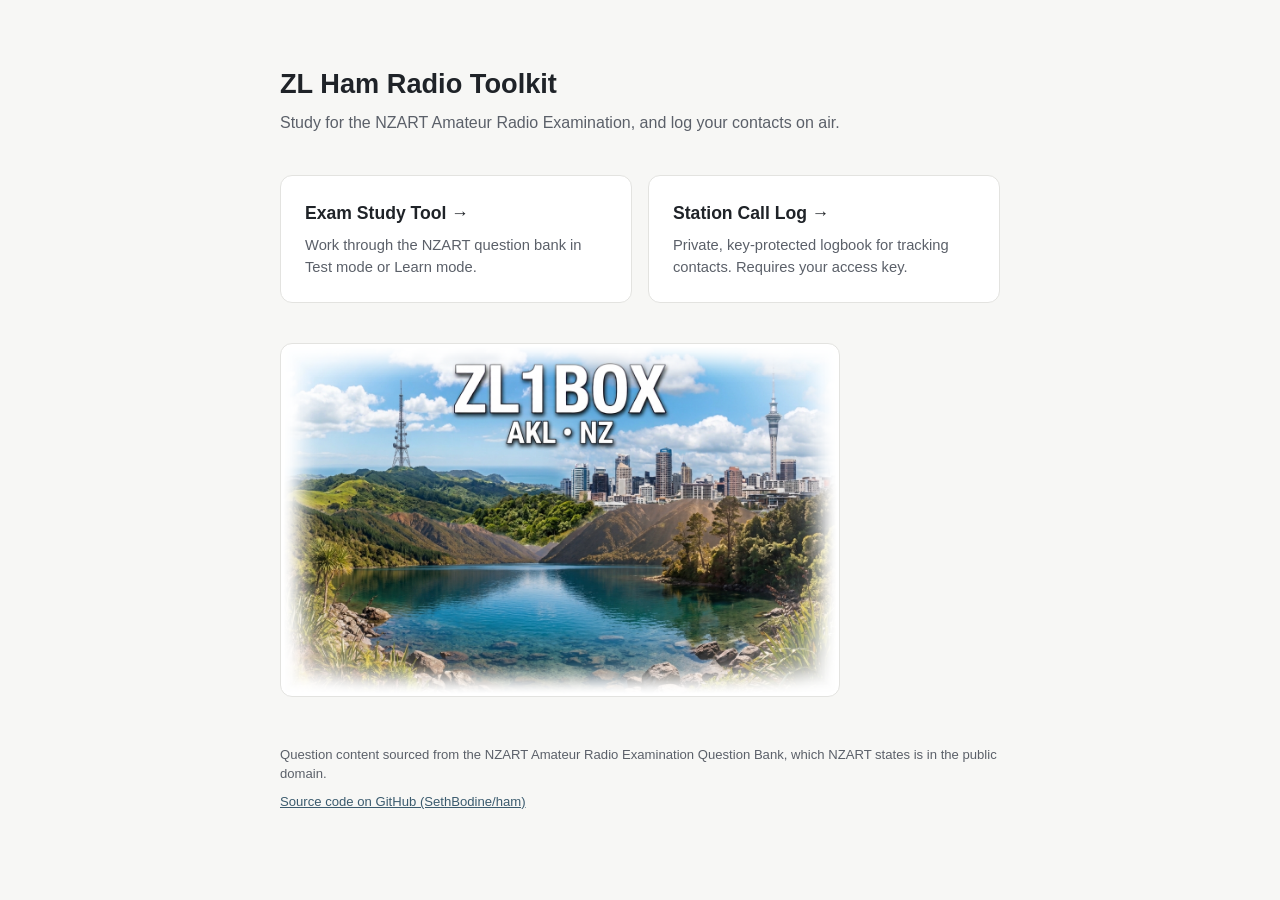
<file: index.html>
<!doctype html>
<html lang="en">
<head>
<meta charset="utf-8">
<meta name="viewport" content="width=device-width, initial-scale=1">
<title>ZL Ham Radio Toolkit</title>
<meta name="description" content="NZART amateur radio exam study tool and station call log.">
<meta name="robots" content="index, follow">
<link rel="canonical" href="https://ham.insecure.co.nz/">
<meta property="og:type" content="website">
<meta property="og:site_name" content="ZL Ham Radio Toolkit">
<meta property="og:locale" content="en_NZ">
<meta property="og:title" content="ZL Ham Radio Toolkit">
<meta property="og:description" content="Free NZART Amateur Radio Examination study tool (600 questions, Learn/Test/Mock Exam/Cheat Sheets modes) and a private station call log.">
<meta property="og:url" content="https://ham.insecure.co.nz/">
<meta name="twitter:card" content="summary">
<meta name="twitter:title" content="ZL Ham Radio Toolkit">
<meta name="twitter:description" content="Free NZART Amateur Radio Examination study tool (600 questions, Learn/Test/Mock Exam/Cheat Sheets modes) and a private station call log.">
<script type="application/ld+json">
{
  "@context": "https://schema.org",
  "@type": "WebSite",
  "@id": "https://ham.insecure.co.nz/#website",
  "url": "https://ham.insecure.co.nz/",
  "name": "ZL Ham Radio Toolkit",
  "description": "Free NZART Amateur Radio Examination study tool and a private station call log.",
  "inLanguage": "en-NZ"
}
</script>
<link rel="icon" href="data:,">
<style>
  :root{
    --bg:#f7f7f5; --panel:#ffffff; --ink:#1f2328; --muted:#5b6069;
    --line:#e3e3e0; --accent:#3b5b6e; --accent-ink:#ffffff; --radius:12px;
  }
  *{box-sizing:border-box}
  body{margin:0;font-family:-apple-system,BlinkMacSystemFont,"Segoe UI",Roboto,Helvetica,Arial,sans-serif;
    background:var(--bg);color:var(--ink);line-height:1.5}
  .wrap{max-width:760px;margin:0 auto;padding:64px 20px}
  h1{font-size:1.7rem;margin:0 0 6px}
  p.lead{color:var(--muted);margin:0 0 40px}
  .cards{display:grid;gap:16px;grid-template-columns:1fr}
  @media (min-width:640px){.cards{grid-template-columns:1fr 1fr}}
  a.card{display:block;background:var(--panel);border:1px solid var(--line);border-radius:var(--radius);
    padding:24px;text-decoration:none;color:var(--ink);transition:border-color .15s ease, transform .15s ease}
  a.card:hover{border-color:var(--accent);transform:translateY(-1px)}
  a.card h2{margin:0 0 8px;font-size:1.1rem}
  a.card p{margin:0;color:var(--muted);font-size:.92rem}
  footer{margin-top:48px;color:var(--muted);font-size:.82rem}
  footer p{margin:0 0 8px}
  footer a{color:var(--accent)}
  .qsl{max-width:560px;margin:40px 0 0}
  .qsl img{display:block;width:100%;height:auto;border-radius:var(--radius);border:1px solid var(--line);background:#fff}
  .qsl figcaption{margin-top:8px;color:var(--muted);font-size:.82rem}
  @media (max-width:480px){.wrap{padding:32px 16px}h1{font-size:1.45rem}a.card{padding:18px}}
</style>
</head>
<body>
  <div class="wrap">
    <h1>ZL Ham Radio Toolkit</h1>
    <p class="lead">Study for the NZART Amateur Radio Examination, and log your contacts on air.</p>
    <div class="cards">
      <a class="card" href="study/">
        <h2>Exam Study Tool →</h2>
        <p>Work through the NZART question bank in Test mode or Learn mode.</p>
      </a>
      <a class="card" href="calllog/">
        <h2>Station Call Log →</h2>
        <p>Private, key-protected logbook for tracking contacts. Requires your access key.</p>
      </a>
    </div>
    <figure class="qsl">
      <img src="assets/qsl-card.svg" width="1296" height="816" alt="ZL1BOX" loading="lazy">
    </figure>
    <footer>
      <p>Question content sourced from the NZART Amateur Radio Examination Question Bank, which NZART states is in the public domain.</p>
      <p><a href="https://github.com/SethBodine/ham" rel="noopener noreferrer">Source code on GitHub (SethBodine/ham)</a></p>
    </footer>
  </div>
</body>
</html>
</file>
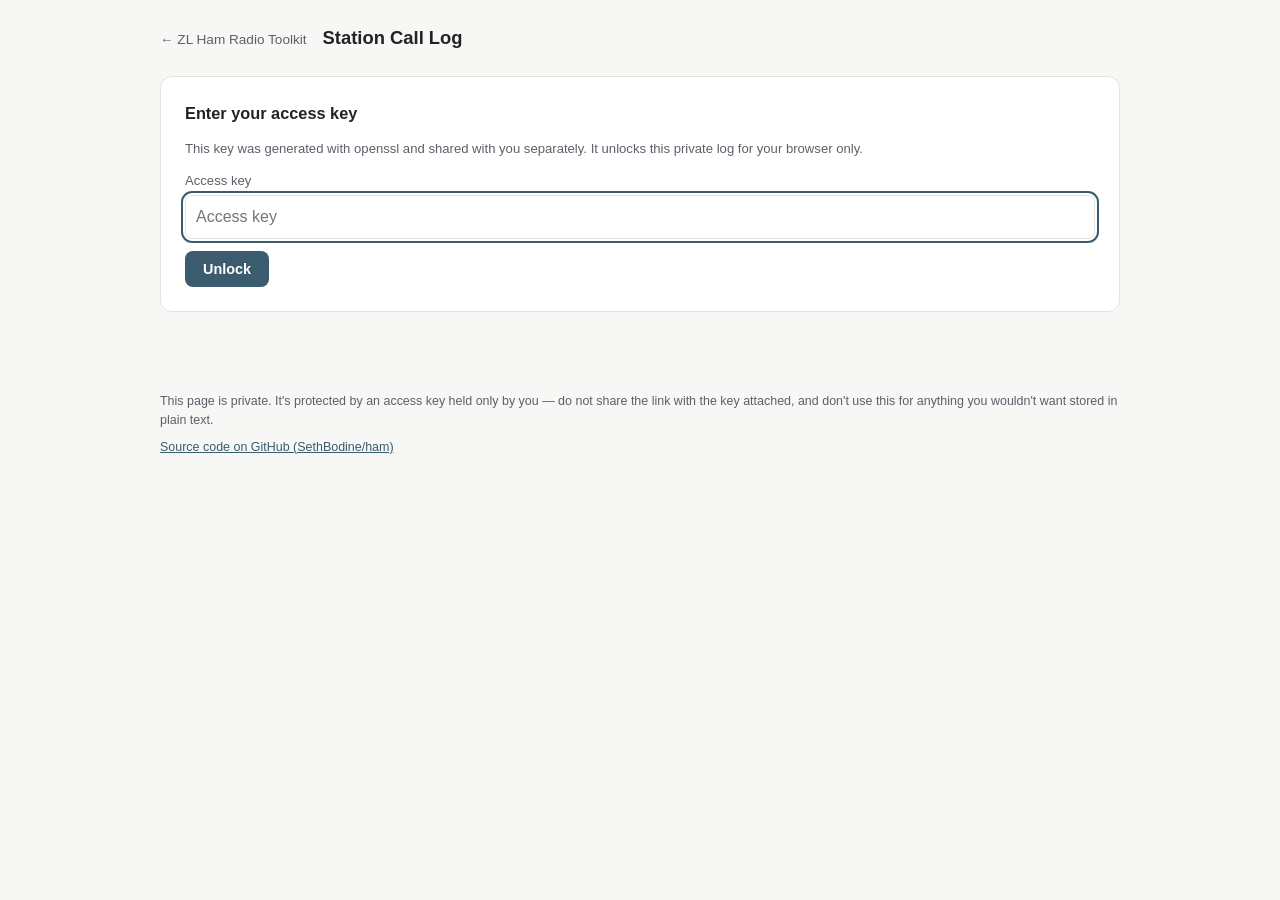
<file: calllog/index.html>
<!doctype html>
<html lang="en">
<head>
<meta charset="utf-8">
<meta name="viewport" content="width=device-width, initial-scale=1">
<title>Station Call Log — ZL Ham Radio Toolkit</title>
<meta name="robots" content="noindex, nofollow">
<link rel="icon" href="data:,">
<link rel="stylesheet" href="style.css">
</head>
<body>
  <header class="top">
    <a class="brand" href="../">← ZL Ham Radio Toolkit</a>
    <h1>Station Call Log</h1>
  </header>

  <main id="app" class="wrap">
    <p class="loading">Loading…</p>
  </main>

  <footer class="foot">
    <p>This page is private. It's protected by an access key held only by you — do not share the link with the key attached, and don't use this for anything you wouldn't want stored in plain text.</p>
    <p><a href="https://github.com/SethBodine/ham" rel="noopener noreferrer">Source code on GitHub (SethBodine/ham)</a></p>
  </footer>

  <script src="app.js"></script>
</body>
</html>
</file>
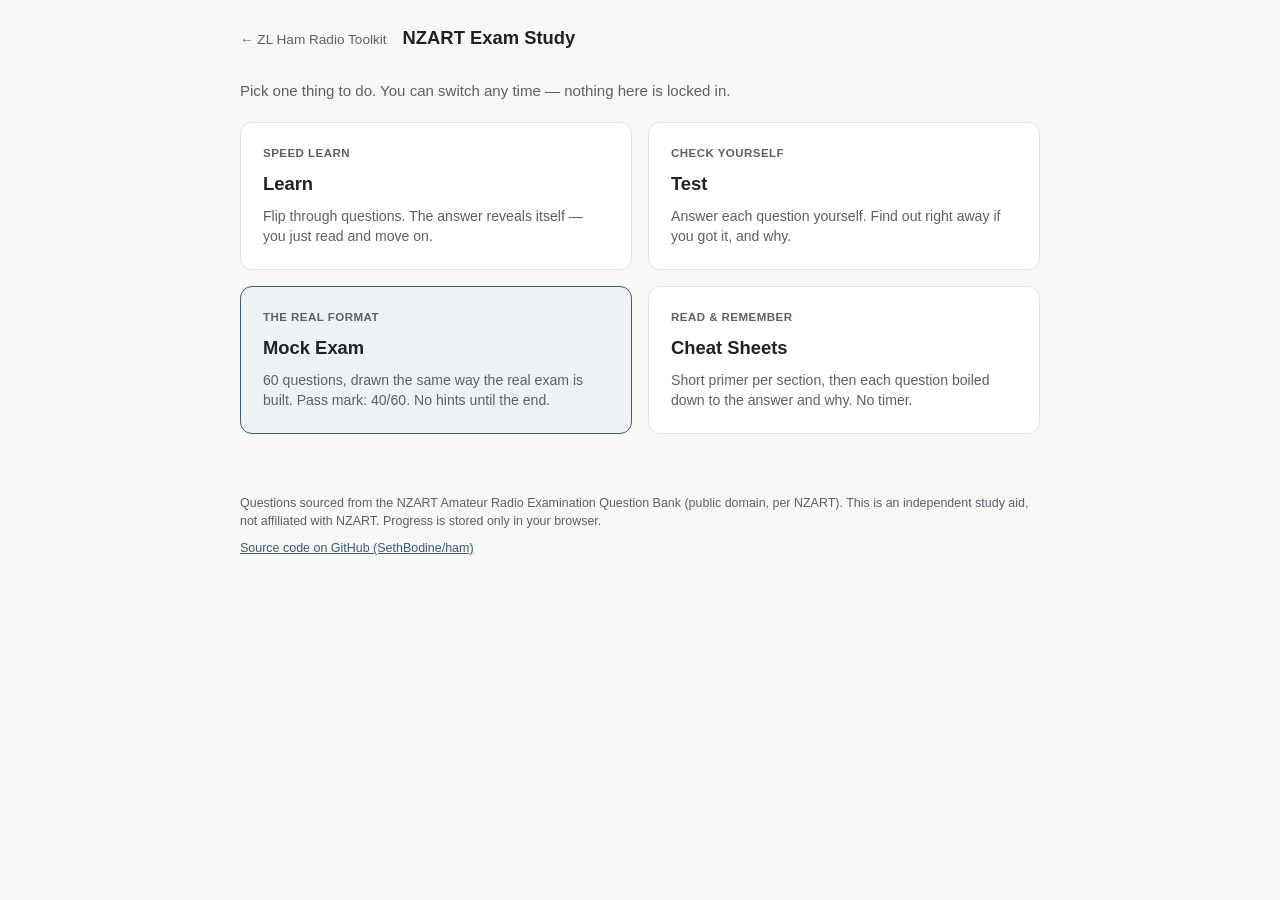
<file: study/index.html>
<!doctype html>
<html lang="en">
<head>
<meta charset="utf-8">
<meta name="viewport" content="width=device-width, initial-scale=1">
<title>NZART Exam Study — ZL Ham Radio Toolkit</title>
<meta name="description" content="Study and self-test tool for the NZART Amateur Radio Examination question bank.">
<meta name="robots" content="index, follow">
<link rel="canonical" href="https://ham.insecure.co.nz/study/">
<meta property="og:type" content="website">
<meta property="og:site_name" content="ZL Ham Radio Toolkit">
<meta property="og:locale" content="en_NZ">
<meta property="og:title" content="NZART Exam Study — Free Amateur Radio Practice Tool">
<meta property="og:description" content="All 600 questions from the NZART Amateur Radio Examination question bank, with Learn, Test, Mock Exam, and Cheat Sheets modes. Free, no account, progress stored only in your browser.">
<meta property="og:url" content="https://ham.insecure.co.nz/study/">
<meta name="twitter:card" content="summary">
<meta name="twitter:title" content="NZART Exam Study — Free Amateur Radio Practice Tool">
<meta name="twitter:description" content="All 600 questions from the NZART Amateur Radio Examination question bank, with Learn, Test, Mock Exam, and Cheat Sheets modes. Free, no account, progress stored only in your browser.">
<script type="application/ld+json">
{
  "@context": "https://schema.org",
  "@type": "WebApplication",
  "@id": "https://ham.insecure.co.nz/study/#software",
  "name": "NZART Exam Study",
  "url": "https://ham.insecure.co.nz/study/",
  "applicationCategory": "EducationApplication",
  "operatingSystem": "Any (runs in browser)",
  "description": "Free study and self-test tool covering all 600 questions in the NZART Amateur Radio Examination question bank (New Zealand). Four modes: Learn (speed-learning flashcards), Test (answer yourself with immediate right/wrong and explanation), and Mock Exam (60 questions built the same way the real exam is, pass mark 40/60). Progress is stored only in the browser.",
  "offers": { "@type": "Offer", "price": "0", "priceCurrency": "USD" },
  "featureList": [
    "All 600 questions from the NZART question bank, across every exam topic",
    "Learn mode: speed-learning flashcards with answers auto-revealed",
    "Test mode: answer yourself, immediate right/wrong feedback plus explanation",
    "Mock Exam mode: 60 questions built the same way as the real exam (one per ten questions per topic), pass mark 40/60",
    "Cheat Sheets mode: a short primer for each of the 30 sections, with every question reduced to its answer, why it is right, and memory hooks; no timer",
    "Per-question seen/correct progress tracking, stored locally in the browser only",
    "No account required"
  ],
  "isAccessibleForFree": true,
  "educationalUse": "practice test",
  "audience": { "@type": "Audience", "audienceType": "NZART Amateur Radio Examination candidates" },
  "isPartOf": { "@type": "WebSite", "@id": "https://ham.insecure.co.nz/#website" }
}
</script>
<script type="application/ld+json">
{
  "@context": "https://schema.org",
  "@type": "FAQPage",
  "mainEntity": [
    {
      "@type": "Question",
      "name": "How many questions are in this study tool?",
      "acceptedAnswer": { "@type": "Answer", "text": "All 600 questions from the NZART Amateur Radio Examination question bank, covering every exam topic." }
    },
    {
      "@type": "Question",
      "name": "What's the difference between Learn, Test, Mock Exam, and Cheat Sheets mode?",
      "acceptedAnswer": { "@type": "Answer", "text": "Learn mode is speed-learning flashcards where the answer auto-reveals. Test mode has you answer first, then shows immediate right/wrong feedback with an explanation. Mock Exam mode draws 60 questions the same way the real exam is built — one per ten questions per topic — with the real pass mark of 40/60. Cheat Sheets mode is a read-and-remember view: a short primer per section, then each question boiled down to the correct answer, why, and a memory hook, with no timer." }
    },
    {
      "@type": "Question",
      "name": "Is this tool affiliated with NZART?",
      "acceptedAnswer": { "@type": "Answer", "text": "No, it's an independent study aid. The question content is sourced from the NZART Amateur Radio Examination Question Bank, which NZART states is in the public domain, but the tool itself isn't produced or endorsed by NZART." }
    },
    {
      "@type": "Question",
      "name": "Does it track my progress or require an account?",
      "acceptedAnswer": { "@type": "Answer", "text": "No account is needed. Per-question seen/correct progress is stored only in your browser's local storage — nothing is sent to a server." }
    }
  ]
}
</script>
<link rel="icon" href="data:,">
<link rel="stylesheet" href="style.css">
</head>
<body>
  <header class="top">
    <a class="brand" href="../">← ZL Ham Radio Toolkit</a>
    <h1>NZART Exam Study</h1>
  </header>

  <noscript>
    <div style="max-width:640px;margin:24px auto;padding:0 20px;font-family:sans-serif;line-height:1.6;">
      <p>This is a free study and self-test tool covering all 600 questions in the NZART
      Amateur Radio Examination question bank (New Zealand), with four modes: Learn
      (speed-learning flashcards), Test (answer yourself with immediate feedback and an
      explanation), Mock Exam (60 questions built the same way the real exam is, pass
      mark 40/60), and Cheat Sheets (a short primer per section with each question boiled
      down to the answer and why, no timer). No account is required; progress is stored only in your browser.</p>
      <p>This tool needs JavaScript to run — please enable it to use the question bank.</p>
      <h2>Frequently asked questions</h2>
      <p><strong>How many questions are in this study tool?</strong> All 600 questions
      from the NZART Amateur Radio Examination question bank, covering every exam topic.</p>
      <p><strong>What's the difference between Learn, Test, Mock Exam, and Cheat Sheets mode?</strong>
      Learn mode is speed-learning flashcards where the answer auto-reveals. Test mode has
      you answer first, then shows immediate right/wrong feedback with an explanation.
      Mock Exam mode draws 60 questions the same way the real exam is built — one per ten
      questions per topic — with the real pass mark of 40/60. Cheat Sheets mode is a read-and-remember view: a short primer per section, then each question boiled down to the correct answer, why, and a memory hook, with no timer.</p>
      <p><strong>Is this tool affiliated with NZART?</strong> No, it's an independent study
      aid. The question content is sourced from the NZART Amateur Radio Examination
      Question Bank, which NZART states is in the public domain, but the tool itself isn't
      produced or endorsed by NZART.</p>
      <p><strong>Does it track my progress or require an account?</strong> No account is
      needed. Per-question seen/correct progress is stored only in your browser's local
      storage — nothing is sent to a server.</p>
    </div>
  </noscript>

  <main id="app" class="wrap">
    <p class="loading">Loading question bank…</p>
  </main>

  <footer class="foot">
    <p>Questions sourced from the NZART Amateur Radio Examination Question Bank (public domain, per NZART). This is an independent study aid, not affiliated with NZART. Progress is stored only in your browser.</p>
    <p><a href="https://github.com/SethBodine/ham" rel="noopener noreferrer">Source code on GitHub (SethBodine/ham)</a></p>
  </footer>

  <script src="app.js"></script>
  <script src="cheatsheet.js"></script>
</body>
</html>
</file>
<file: calllog/style.css>
:root{
  --bg:#f7f7f5;
  --panel:#ffffff;
  --ink:#1f2328;
  --muted:#5b6069;
  --line:#e3e3e0;
  --accent:#3b5b6e;
  --accent-soft:#eef2f4;
  --bad:#8a4444;
  --bad-bg:#f6eaea;
  --radius:12px;
}
*{box-sizing:border-box}
html{-webkit-text-size-adjust:100%}
body{overflow-wrap:break-word;margin:0;font-family:-apple-system,BlinkMacSystemFont,"Segoe UI",Roboto,Helvetica,Arial,sans-serif;
  background:var(--bg);color:var(--ink);line-height:1.5}
a{color:var(--accent)}
:focus-visible{outline:2px solid var(--accent);outline-offset:2px}

.top{display:flex;align-items:baseline;gap:4px 16px;flex-wrap:wrap;max-width:1000px;margin:0 auto;padding:24px 20px 8px}
.brand{font-size:.85rem;color:var(--muted);text-decoration:none;white-space:nowrap}
.top h1{font-size:1.15rem;margin:0}
.wrap{max-width:1000px;margin:0 auto;padding:16px 20px 60px}
.loading{color:var(--muted)}

.panel{background:var(--panel);border:1px solid var(--line);border-radius:var(--radius);padding:24px;margin-bottom:20px}
.panel h2{margin-top:0;font-size:1.02rem}

label{display:block;font-size:.82rem;color:var(--muted);margin-bottom:4px}
input[type=text],input[type=password],input[type=date],input[type=time],input[type=datetime-local],input[type=number],select,textarea{
  width:100%;padding:9px 10px;border:1px solid var(--line);border-radius:7px;font:inherit;background:#fff;color:var(--ink);
}
.readonly-field{background:var(--accent-soft);color:var(--muted);cursor:default}
input[type=date],input[type=time],input[type=datetime-local]{min-width:0;max-width:100%;min-height:42px}
input.invalid{border-color:var(--bad);background:var(--bad-bg)}
.field{margin-bottom:12px;min-width:0}
.grid{display:grid;gap:12px;grid-template-columns:minmax(0,1fr)}
@media (min-width:640px){.grid.cols-2{grid-template-columns:1fr 1fr}
  .grid.cols-4{grid-template-columns:repeat(4,1fr)}
  .grid.cols-3{grid-template-columns:repeat(3,1fr)}}

.btn{display:inline-block;background:var(--accent);color:#fff;border:none;border-radius:8px;
  padding:10px 18px;font-size:.9rem;cursor:pointer;font-weight:600}
.btn:hover{opacity:.92}
.btn.secondary{background:transparent;color:var(--accent);border:1px solid var(--accent);font-weight:500}
.btn.danger{background:var(--bad)}
.btn.small{padding:6px 12px;font-size:.8rem}
.btn:disabled{opacity:.5;cursor:not-allowed}

.error{background:var(--bad-bg);color:var(--bad);border-radius:8px;padding:10px 12px;font-size:.85rem;margin-bottom:12px}

table{width:100%;border-collapse:collapse;font-size:.86rem}
th,td{text-align:left;padding:8px 10px;border-bottom:1px solid var(--line);white-space:nowrap}
th{color:var(--muted);font-weight:600;font-size:.76rem;text-transform:uppercase;letter-spacing:.02em}
tbody tr:hover{background:var(--accent-soft)}
.table-scroll{overflow-x:auto;border:1px solid var(--line);border-radius:8px}

.actions-cell{display:flex;gap:6px}
.table-scroll td.actions-cell{display:table-cell;position:sticky;right:0;background:var(--panel);box-shadow:-10px 0 8px -8px rgba(0,0,0,.18)}
.table-scroll td.actions-cell .btn+.btn{margin-left:6px}
tbody tr:hover td.actions-cell{background:var(--accent-soft)}
.extra-fields{display:flex;flex-direction:column;gap:8px;margin-top:8px}
.extra-field-row{display:flex;gap:8px;align-items:center}
.extra-field-row input{flex:1}
.muted{color:var(--muted);font-size:.82rem}
.toprow{display:flex;justify-content:space-between;align-items:center;gap:12px;margin-bottom:12px;flex-wrap:wrap}

.legacy-fields{margin-top:16px;padding:12px 14px;border:1px dashed var(--bad);border-radius:8px;background:var(--bad-bg)}
.legacy-row{display:flex;gap:8px;align-items:center;font-size:.85rem;padding:3px 0}
.legacy-key{font-weight:600;color:var(--ink)}
.legacy-val{color:var(--muted)}

.panel-inset{background:var(--bg);border:1px solid var(--line);border-radius:8px;padding:14px;margin-top:8px}
.new-field-row{display:flex;gap:12px;flex-wrap:wrap}

.col-delete{
  border:none;background:none;color:var(--bad);cursor:pointer;font-size:.9rem;font-weight:700;
  margin-left:6px;padding:0 2px;line-height:1;vertical-align:middle;
}
.col-delete:hover{text-decoration:underline}
.col-restore{
  border:none;background:none;color:var(--accent);cursor:pointer;font-size:.95rem;font-weight:700;
  margin-left:6px;padding:0 2px;line-height:1;vertical-align:middle;
}
.col-restore:hover{text-decoration:underline}
.col-legacy-mark{margin-left:4px;color:var(--bad);cursor:help}

.form-actions{margin-top:16px;display:flex;gap:10px;flex-wrap:wrap}
.foot{max-width:1000px;margin:0 auto;padding:0 20px 40px;color:var(--muted);font-size:.78rem}
.foot p{margin:0 0 8px}
.field-chips{display:none}
.chip{display:inline-flex;align-items:center;gap:2px;border:1px solid var(--line);border-radius:999px;
  padding:2px 4px 2px 12px;background:var(--panel);font-size:.84rem}





/* Notes: multi-line, full width, user-resizable */
textarea{resize:vertical;min-height:84px;line-height:1.45}
.field-wide{grid-column:1/-1}
@media (min-width:640px){.field-span2{grid-column:span 2}}
.table-scroll td.notes-cell{max-width:260px;overflow:hidden;text-overflow:ellipsis}

/* Date & time hint, labels with extras */
.hint{font-size:.76rem;color:var(--muted);margin-top:4px}
.link-btn{background:none;border:0;padding:0;color:var(--accent);font:inherit;text-decoration:underline;cursor:pointer}
.label-row{display:flex;align-items:center;gap:6px;margin-bottom:4px}
.label-row label{margin:0}

/* Signal report help (hover or keyboard/tap focus) */
.info-wrap{position:relative;display:inline-flex}
.info{display:inline-flex;align-items:center;justify-content:center;width:18px;height:18px;border-radius:50%;
  border:1px solid var(--muted);color:var(--muted);font:italic 700 .72rem Georgia,serif;cursor:help;user-select:none}
.info:hover,.info:focus{background:var(--accent);border-color:var(--accent);color:#fff;outline:none}
.tip{display:none;position:fixed;z-index:60;left:8px;top:0;width:min(340px,calc(100vw - 16px));
  background:#1f2933;color:#fff;border-radius:10px;padding:12px 14px;font-size:.78rem;line-height:1.45;
  font-weight:400;text-transform:none;letter-spacing:0;box-shadow:0 10px 28px rgba(0,0,0,.28)}
.tip p{margin:6px 0 0}
.tip strong{display:block;font-size:.84rem}
.info-wrap:hover .tip,.info-wrap:focus-within .tip{display:block}

/* Remove a custom field from the Add contact form */
.field-remove{margin-left:auto;background:none;border:0;color:var(--bad);font-size:1.15rem;line-height:1;
  cursor:pointer;padding:2px 8px;border-radius:6px}
.field-remove:hover{background:var(--bad-bg)}
.legacy-row{flex-wrap:wrap}
.legacy-row.will-remove .legacy-val{text-decoration:line-through}

/* Contacts header + export split button */
.panel-head{display:flex;align-items:center;justify-content:space-between;gap:12px;flex-wrap:wrap;margin-bottom:8px}
.panel-head h2{margin:0}
.split-btn{position:relative;display:inline-flex}
.split-main{border-top-right-radius:0;border-bottom-right-radius:0}
.split-toggle{border-top-left-radius:0;border-bottom-left-radius:0;border-left:1px solid rgba(255,255,255,.4);padding-left:10px;padding-right:10px}
.split-menu{position:absolute;right:0;top:calc(100% + 6px);z-index:40;min-width:270px;background:#fff;
  border:1px solid var(--line);border-radius:10px;box-shadow:0 10px 28px rgba(0,0,0,.16);padding:6px}
.split-menu[hidden]{display:none}
.menu-item{display:block;width:100%;text-align:left;background:none;border:0;border-radius:8px;padding:10px 12px;
  font:inherit;font-size:.86rem;color:var(--ink);cursor:pointer;min-height:44px}
.menu-item:hover,.menu-item:focus-visible{background:var(--accent-soft)}
.menu-desc{display:block;color:var(--muted);font-size:.76rem;margin-top:1px}

/* Phones and small tablets: compact spacing, larger tap targets */
@media (max-width:640px){
  .top{flex-direction:column;align-items:flex-start;gap:2px;padding:16px 14px 4px}
  .wrap{padding:12px 14px 40px}
  .foot{padding:0 14px 32px}
  .panel{padding:16px}
  .btn{min-height:46px;padding:11px 18px}
  .btn.small{min-height:42px;padding:8px 14px}
  input[type=text],input[type=password],input[type=date],input[type=time],input[type=datetime-local],input[type=number],select{min-height:46px}
  .toprow{align-items:stretch}
  .toprow .field{flex:1 1 100%}
  .field-remove{min-width:40px;min-height:40px}
  .info{width:26px;height:26px}
  textarea{min-height:110px}
  .panel-head .split-btn{width:100%}
  .split-main{flex:1}
  .split-menu{left:0;right:0;min-width:0}
  .toprow .btn{flex:1 1 100%}
  .form-actions .btn{flex:1 1 140px}
  .new-field-row .field{max-width:none!important;flex:1 1 100%}
}

/* Tablets and below: contacts as cards so Edit/Delete are never off-screen */
@media (max-width:900px){
  .field-chips{display:flex;flex-wrap:wrap;gap:8px;align-items:center;margin-bottom:12px}
  .chip .col-delete,.chip .col-restore{min-width:36px;min-height:36px;margin:0;font-size:1.1rem}

  .table-scroll{border:0;border-radius:0;overflow:visible}
  table,tbody,tr,td{display:block;width:100%}
  thead{position:absolute;width:1px;height:1px;overflow:hidden;clip:rect(0 0 0 0);white-space:nowrap}
  tbody tr{background:var(--panel);border:1px solid var(--line);border-radius:10px;margin:0 0 12px;padding:4px 14px}
  tbody tr:hover{background:var(--panel)}
  td{display:flex;justify-content:space-between;gap:16px;white-space:normal;text-align:right;
    padding:9px 0;border-bottom:1px solid var(--line);overflow-wrap:anywhere}
  td::before{content:attr(data-label);flex:0 0 38%;max-width:38%;text-align:left;color:var(--muted);
    font-size:.72rem;font-weight:600;text-transform:uppercase;letter-spacing:.02em;padding-top:2px}
  td:last-child{border-bottom:0}
  .table-scroll td.actions-cell,tbody tr:hover td.actions-cell{display:flex;position:static;background:transparent;box-shadow:none}
  .table-scroll td.actions-cell .btn+.btn{margin-left:0}
  .table-scroll td.notes-cell{max-width:none;overflow:visible;text-overflow:clip;white-space:pre-line}
  td.actions-cell{gap:10px;padding:12px 0 8px}
  td.actions-cell::before{display:none}
  td.actions-cell .btn{flex:1}
}
</file>
<file: study/style.css>
:root{
  --bg:#f7f7f5;
  --panel:#ffffff;
  --ink:#1f2328;
  --muted:#5b6069;
  --line:#e3e3e0;
  --accent:#3b5b6e;
  --accent-soft:#eef2f4;
  --good:#3c6e52;
  --good-bg:#e9f2ec;
  --bad:#8a4444;
  --bad-bg:#f6eaea;
  --radius:12px;
  --focus:#3b5b6e;
}

*{box-sizing:border-box}
html,body{height:100%}
html{-webkit-text-size-adjust:100%}
body{
  margin:0;
  font-family:-apple-system,BlinkMacSystemFont,"Segoe UI",Roboto,Helvetica,Arial,sans-serif;
  background:var(--bg);
  color:var(--ink);
  line-height:1.5;
}

a{color:var(--accent)}
:focus-visible{outline:2px solid var(--focus);outline-offset:2px}

.top{
  display:flex;align-items:baseline;gap:4px 16px;flex-wrap:wrap;
  max-width:840px;margin:0 auto;padding:24px 20px 8px;
}
.brand{font-size:.85rem;color:var(--muted);text-decoration:none;white-space:nowrap}
.top h1{font-size:1.15rem;margin:0}

.wrap{max-width:840px;margin:0 auto;padding:16px 20px 60px}
.loading{color:var(--muted)}

/* Home screen — three distinct, separated paths */
.home-intro{color:var(--muted);margin:4px 0 20px;font-size:.94rem}
.home-grid{display:grid;gap:16px;grid-template-columns:repeat(auto-fit,minmax(min(100%,300px),1fr))}
.home-card{
  text-align:left;background:var(--panel);border:1px solid var(--line);border-radius:var(--radius);
  padding:22px;cursor:pointer;font:inherit;color:inherit;display:flex;flex-direction:column;gap:6px;
  transition:border-color .15s ease, transform .15s ease;
}
.home-card:hover{border-color:var(--accent);transform:translateY(-1px)}
.home-card.featured{background:var(--accent-soft);border-color:var(--accent)}
.home-card-kicker{font-size:.72rem;text-transform:uppercase;letter-spacing:.04em;color:var(--muted);font-weight:700}
.home-card h2{margin:2px 0 2px;font-size:1.15rem}
.home-card p{margin:0;color:var(--muted);font-size:.88rem;line-height:1.45}

.learn-note.pending{cursor:pointer;font-style:italic}
.opt.picked{border-color:var(--accent);background:var(--accent-soft)}

.review-row{padding:10px 0;border-bottom:1px solid var(--line)}
.review-row:last-child{border-bottom:none}
.review-q{margin:0 0 4px;font-weight:600;font-size:.88rem}
.review-a{margin:0 0 4px;color:var(--muted);font-size:.85rem}
.review-why{margin:0;font-size:.85rem;color:var(--ink);background:var(--accent-soft);padding:8px 10px;border-radius:6px}

.explain .why{margin:8px 0 0;font-size:.9rem;color:var(--ink);line-height:1.5}

.auto-advance{height:5px;background:var(--line);border-radius:4px;overflow:hidden;margin-top:14px}
.auto-advance-fill{height:100%;width:100%;background:var(--accent);transition:width .25s linear}
.auto-advance-note{margin:6px 0 0;font-size:.78rem;color:var(--muted)}
.auto-advance-note.pending{cursor:pointer;font-style:italic}
.auto-advance-note.pending:hover{text-decoration:underline}

select{
  width:100%;padding:9px 10px;border:1px solid var(--line);border-radius:7px;font:inherit;background:#fff;color:var(--ink);
}

/* Home / setup screen */
.setup{background:var(--panel);border:1px solid var(--line);border-radius:var(--radius);padding:24px}
.setup h2{margin-top:0;font-size:1.05rem}
.mode-choice{display:grid;gap:12px;grid-template-columns:1fr;margin:16px 0 24px}
@media (min-width:560px){.mode-choice{grid-template-columns:1fr 1fr}}
.mode-card{
  border:1px solid var(--line);border-radius:var(--radius);padding:16px;text-align:left;
  background:var(--bg);cursor:pointer;font:inherit;color:inherit;
}
.mode-card.selected{border-color:var(--accent);background:var(--accent-soft)}
.mode-card h3{margin:0 0 4px;font-size:.98rem}
.mode-card p{margin:0;color:var(--muted);font-size:.85rem}

.topics{display:grid;grid-template-columns:repeat(auto-fill,minmax(min(100%,220px),1fr));gap:6px;margin:12px 0 20px;
  max-height:280px;overflow:auto;padding:12px;border:1px solid var(--line);border-radius:8px;background:var(--bg)}
.topic-row{display:flex;align-items:center;gap:8px;font-size:.86rem}
.topic-row label{flex:1;cursor:pointer}
.topic-row .count{color:var(--muted);font-size:.78rem}

.topic-actions{display:flex;gap:10px;margin-bottom:8px;font-size:.8rem}
.topic-actions button{background:none;border:none;color:var(--accent);cursor:pointer;padding:0;font:inherit;text-decoration:underline}

.btn{
  display:inline-block;background:var(--accent);color:#fff;border:none;border-radius:8px;
  padding:11px 20px;font-size:.92rem;cursor:pointer;font-weight:600;
}
.btn:hover{opacity:.92}
.btn.secondary{background:transparent;color:var(--accent);border:1px solid var(--accent);font-weight:500}
.btn:disabled{opacity:.5;cursor:not-allowed}

/* Session screen */
.session-head{display:flex;justify-content:space-between;align-items:center;gap:12px;margin-bottom:12px;flex-wrap:wrap}
.progress-text{color:var(--muted);font-size:.85rem}
.progress-bar{height:6px;background:var(--line);border-radius:4px;overflow:hidden;margin-bottom:20px}
.progress-fill{height:100%;background:var(--accent);transition:width .2s ease}

.qcard{background:var(--panel);border:1px solid var(--line);border-radius:var(--radius);padding:24px}
.diagram-wrap{background:var(--bg);border:1px solid var(--line);border-radius:8px;padding:14px;margin-bottom:16px;overflow-x:auto}
.diagram-wrap svg{display:block;max-width:100%;height:auto;margin:0 auto}
.diagram-wrap.review-diagram{max-width:360px;padding:8px;margin-bottom:8px}

.qtopic{color:var(--muted);font-size:.78rem;text-transform:uppercase;letter-spacing:.03em;margin-bottom:8px}
.qtext{font-size:1.08rem;margin:0 0 20px;font-weight:600}

.options{display:grid;gap:10px}
.opt{
  display:flex;gap:12px;align-items:flex-start;text-align:left;
  border:1px solid var(--line);border-radius:8px;padding:13px 14px;background:var(--bg);
  cursor:pointer;font:inherit;color:inherit;width:100%;
}
.opt:hover:not(:disabled){border-color:var(--accent)}
.opt .letter{font-weight:700;color:var(--muted);min-width:1.1em}
.opt.correct{background:var(--good-bg);border-color:var(--good)}
.opt.correct .letter{color:var(--good)}
.opt.incorrect{background:var(--bad-bg);border-color:var(--bad)}
.opt.incorrect .letter{color:var(--bad)}
.opt:disabled{cursor:default}

.explain{margin-top:18px;padding:14px 16px;border-radius:8px;background:var(--accent-soft);font-size:.92rem}
.explain .label{font-weight:700;display:block;margin-bottom:4px}

.card-actions{display:flex;justify-content:space-between;margin-top:20px;gap:10px;flex-wrap:wrap}

.learn-answer{margin-top:4px}
.learn-note{color:var(--muted);font-size:.85rem;margin-top:14px}

/* Summary */
.summary{background:var(--panel);border:1px solid var(--line);border-radius:var(--radius);padding:24px;text-align:center}
.summary .score{font-size:2.2rem;font-weight:700;margin:8px 0}
.topic-breakdown{text-align:left;margin-top:20px;border-top:1px solid var(--line);padding-top:16px}
.topic-breakdown .row{display:flex;justify-content:space-between;padding:6px 0;font-size:.88rem;border-bottom:1px solid var(--line)}

.foot{max-width:840px;margin:0 auto;padding:0 20px 40px;color:var(--muted);font-size:.78rem}

/* Cheat Sheets mode */
.cs-bar{display:flex;gap:10px;align-items:center;flex-wrap:wrap;margin-bottom:12px}
.cs-bar select{flex:1;min-width:200px;padding:9px 10px;border:1px solid var(--line);border-radius:8px;background:var(--panel);color:var(--ink);font:inherit}
.cs-opts{display:flex;gap:18px;flex-wrap:wrap;font-size:.86rem;color:var(--muted);margin-bottom:8px}
.cs-title{margin:8px 0 0;font-size:1.25rem}
.cs-progress{margin:2px 0 14px;color:var(--muted);font-size:.85rem}
.cs-primer{background:var(--accent-soft);border:1px solid var(--line);border-radius:var(--radius);padding:14px 18px;margin-bottom:20px}
.cs-primer h3{margin:0 0 6px;font-size:.95rem}
.cs-primer ul{margin:0;padding-left:20px}
.cs-primer li{margin:5px 0}
.cs-mnem{margin:10px 0 0;font-weight:600;color:var(--accent)}
.cs-list{list-style:none;margin:0;padding:0;display:grid;gap:12px}
.cs-q{background:var(--panel);border:1px solid var(--line);border-radius:var(--radius);padding:12px 16px}
.cs-q.known{opacity:.6}
.cs-stem{margin:0 0 6px;font-weight:600}
.cs-ans{margin:0 0 6px;padding:6px 10px;background:var(--good-bg);color:var(--good);border-radius:8px}
.cs-hook{margin:0 0 4px;font-weight:600;color:var(--accent)}
.cs-why{margin:0 0 6px;font-size:.88rem;color:var(--muted)}
.cs-known{font-size:.82rem;color:var(--muted);cursor:pointer}
.cs-show{background:none;border:1px solid var(--accent);color:var(--accent);border-radius:8px;padding:5px 12px;cursor:pointer;font:inherit;margin-bottom:6px}
.cs-nav{display:flex;justify-content:space-between;gap:10px;margin-top:22px}

.cs-key{margin:0 0 4px;font-weight:600}
.cs-more summary{cursor:pointer;color:var(--accent);font-size:.84rem}
.cs-more .cs-why{margin-top:4px}

.setup-actions{display:flex;gap:10px;flex-wrap:wrap}
.topic-row input{flex:none}
.cs-bar select{min-width:0;flex:1 1 220px}
.foot p{margin:0 0 8px}

/* Phones and small tablets */
@media (max-width:640px){
  .top{flex-direction:column;align-items:flex-start;gap:2px;padding:16px 14px 4px}
  .wrap{padding:12px 14px 40px}
  .foot{padding:0 14px 32px}
  .setup,.qcard,.summary{padding:16px}
  .home-card{padding:18px}
  .qtext{font-size:1.02rem;margin-bottom:16px}
  .opt{padding:14px 12px;min-height:52px}
  .btn{min-height:46px}
  .setup-actions .btn,.card-actions .btn{flex:1 1 140px}
  .topics{max-height:55vh}
  .topic-row{min-height:44px;gap:10px}
  .topic-row input{width:22px;height:22px}
  .topic-row label{padding:8px 0}
  .topic-actions{gap:16px}
  .topic-actions button{min-height:40px;padding:0 4px}
  .session-head .btn{min-height:44px}
  .topic-breakdown .row{gap:12px}
  .diagram-wrap{padding:8px}
  /* Cheat Sheets */
  .cs-bar{gap:8px}
  .cs-bar .btn,.cs-bar select{flex:1 1 100%;min-height:46px}
  .cs-opts{flex-direction:column;gap:0}
  .cs-opts label{display:flex;align-items:center;gap:10px;min-height:44px}
  .cs-opts input,.cs-known input{width:22px;height:22px;flex:none}
  .cs-known{display:flex;align-items:center;gap:10px;min-height:44px}
  .cs-show{width:100%;min-height:46px}
  .cs-more summary{padding:10px 0}
  .cs-q{padding:12px 14px}
  .cs-nav{flex-direction:column}
  .cs-nav .btn{width:100%}
}
</file>
